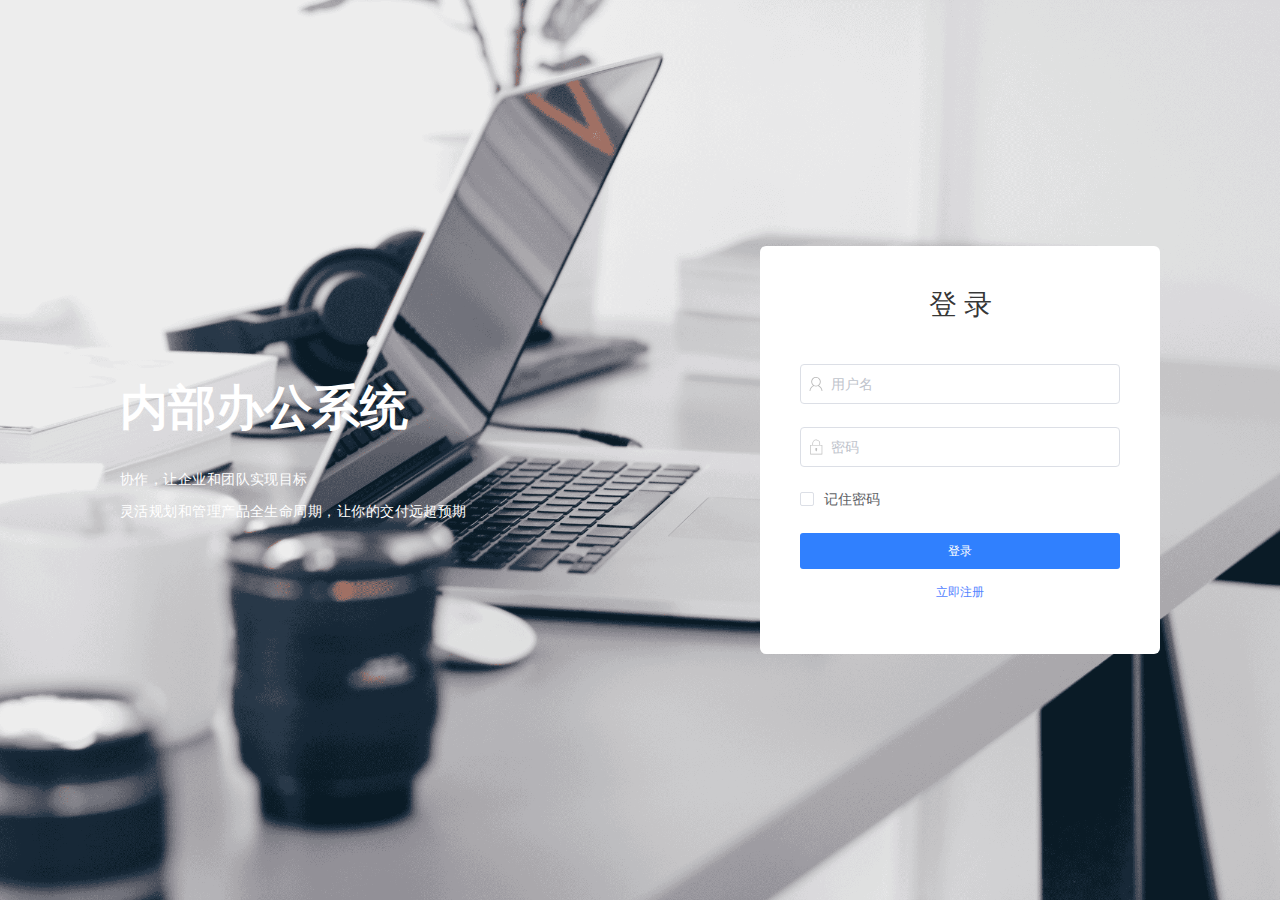
<file: index.html>
<!DOCTYPE html><html lang=en><head><meta charset=utf-8><meta http-equiv=X-UA-Compatible content="IE=edge"><meta name=viewport content="width=device-width,initial-scale=1"><link rel=icon href=./static/favicon.ico><title>内部办公系统</title><link href=static/css/app.c9e3b3e1.css rel=preload as=style><link href=static/css/chunk-vendors.30081ede.css rel=preload as=style><link href=static/js/app.51552d0d.js rel=preload as=script><link href=static/js/chunk-vendors.838c3280.js rel=preload as=script><link href=static/css/chunk-vendors.30081ede.css rel=stylesheet><link href=static/css/app.c9e3b3e1.css rel=stylesheet></head><body><noscript><strong>We're sorry but vue-admin doesn't work properly without JavaScript enabled. Please enable it to continue.</strong></noscript><div id=app></div><script src=static/js/chunk-vendors.838c3280.js></script><script src=static/js/app.51552d0d.js></script></body></html>
</file>
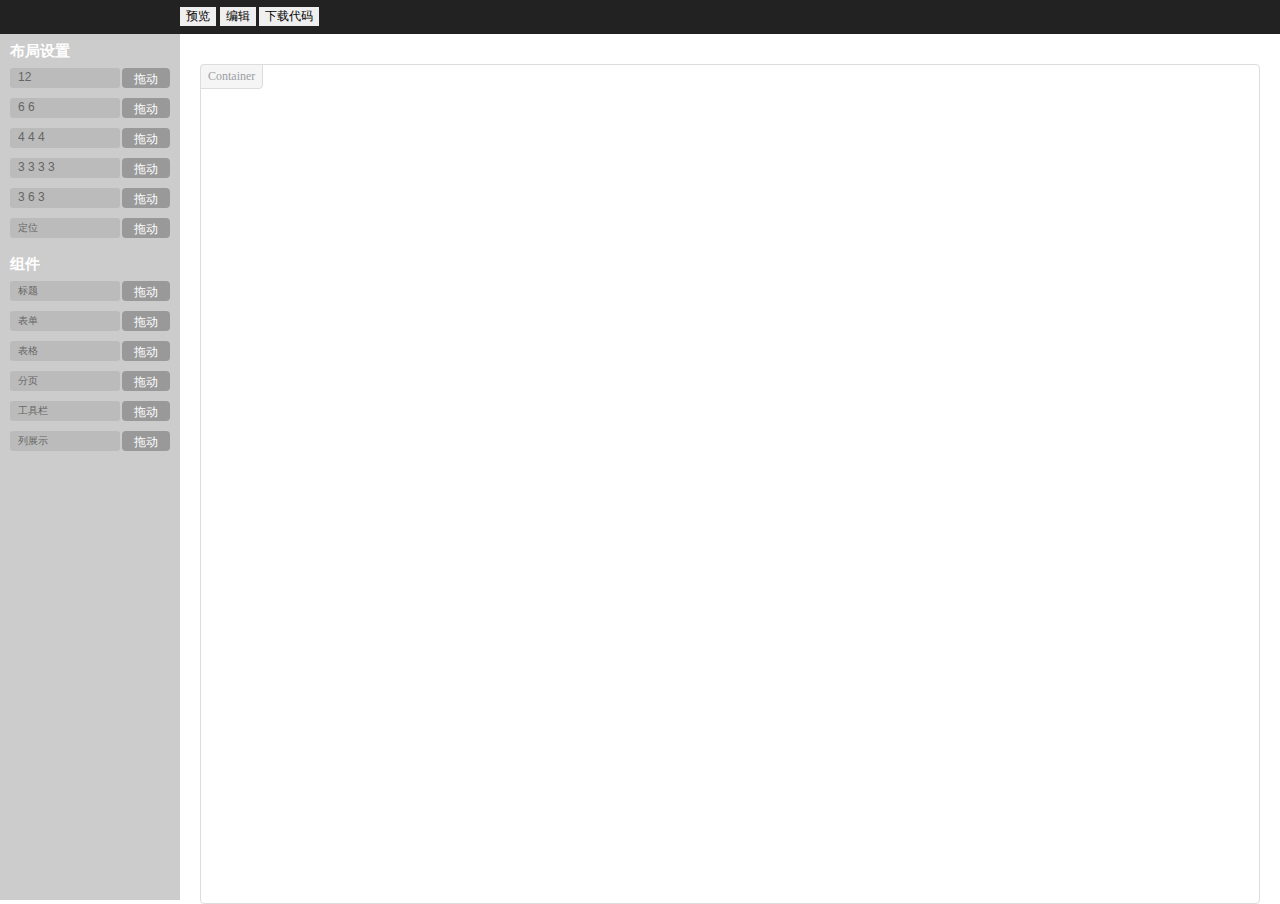
<file: drag-tool/index.html>
<!DOCTYPE html>
<html lang="en">
<head>
    <meta charset="UTF-8">
    <title>可视化开发</title>
    <script src="../asset/js/jquery.js"></script>
    <link href="main.css" rel="stylesheet"/>
    <link href="style.css" rel="stylesheet"/>
    <link href="style/style2.css" rel="stylesheet"/>
</head>
<body>
    <div class="nav">
        <div class="">
        </div>
        <div style="margin-left: 180px;padding-top: 7px;">
            <button id="preview">预览</button>
            <button id="edit">编辑</button>
            <button id="download">下载代码</button>
        </div>
    </div>
    <div class="slide">
        <ul class="menu-list">
            <li>
                <div class="layout-set">布局设置</div>
                <ul class="sub-menu-list">
                    <li>
                        <div class="drag-matter-box">
                            <div class="drag-matter-cont">
                                <input value="12"/>
                            </div>
                            <button class="drag-matter-btn">拖动</button>
                        </div>
                    </li>
                    <li>
                        <div class="drag-matter-box">
                            <div class="drag-matter-cont">
                                <input value="6 6"/>
                            </div>
                            <button class="drag-matter-btn">拖动</button>
                        </div>
                    </li>
                    <li>
                        <div class="drag-matter-box">
                            <div class="drag-matter-cont">
                                <input value="4 4 4"/>
                            </div>
                            <button class="drag-matter-btn">拖动</button>
                        </div>
                    </li>
                    <li>
                        <div class="drag-matter-box">
                            <div class="drag-matter-cont">
                                <input value="3 3 3 3"/>
                            </div>
                            <button class="drag-matter-btn">拖动</button>
                        </div>
                    </li>
                    <li>
                        <div class="drag-matter-box">
                            <div class="drag-matter-cont">
                                <input value="3 6 3"/>
                            </div>
                            <button class="drag-matter-btn">拖动</button>
                        </div>
                    </li>
                    <li>
                        <div class="drag-matter-box">
                            <div class="drag-matter-cont" data-rate="3 3 3 3">
                                定位
                            </div>
                            <button class="drag-matter-btn">拖动</button>
                        </div>
                    </li>
                </ul>
            </li>
            <li>
                <div class="layout-set">组件</div>
                <ul class="sub-menu-list">
                    <li>
                        <div class="drag-matter-box">
                            <div class="drag-matter-cont" data-name="title">
                                标题
                            </div>
                            <button class="drag-matter-btn">拖动</button>
                        </div>
                    </li>
                    <li>
                        <div class="drag-matter-box">
                            <div class="drag-matter-cont" data-name="form">
                                表单
                            </div>
                            <button class="drag-matter-btn">拖动</button>
                        </div>
                    </li>
                    <li>
                        <div class="drag-matter-box">
                            <div class="drag-matter-cont" data-name="table">
                                表格
                            </div>
                            <button class="drag-matter-btn">拖动</button>
                        </div>
                    </li>
                    <li>
                        <div class="drag-matter-box">
                            <div class="drag-matter-cont" data-name="pages">
                                分页
                            </div>
                            <button class="drag-matter-btn">拖动</button>
                        </div>
                    </li>
                    <li>
                        <div class="drag-matter-box">
                            <div class="drag-matter-cont" data-name="toolbox">
                                工具栏
                            </div>
                            <button class="drag-matter-btn">拖动</button>
                        </div>
                    </li>
                    <li>
                        <div class="drag-matter-box">
                            <div class="drag-matter-cont" data-name="row-list">
                                列展示
                            </div>
                            <button class="drag-matter-btn">拖动</button>
                        </div>
                    </li>
                </ul>
            </li>
        </ul>
    </div>
    <div class="container">
        <div class="box main-box">
        </div>
    </div>
    <div style="display: none;position: fixed;top:10px; left:200px;">
        <div id="grid-layout" class="normal-box" style="width: 350px;border-radius: 4px;">
            <div style="height: 40px;position: relative">
                <div class="drag-matter-cont">12</div>
                <button class="drag-matter-btn">拖动</button>
            </div>
            <div class="main-content"></div>
        </div>
        <div id="abs-layout" style="width: 350px;border-radius: 4px;">
            <div style="height: 40px;position: relative">
                <div class="drag-matter-cont">12</div>
                <button class="drag-matter-btn">拖动</button>
            </div>
            <div class="main-content">
                <div class="rel-container">
                    <div class="box abs-box"></div>
                    <div class="box rel-child-box"></div>
                </div>
            </div>
        </div>
    </div>
    <div style="display: none;position: fixed;top:10px; left:200px;">
        <div id="component-title" class="normal-box" style="width: 650px;border-radius: 4px;">
            <div style="height: 40px;position: relative">
                <div class="drag-matter-cont">标题</div>
                <button class="drag-matter-btn">拖动</button>
            </div>
            <div class="main-content">
                <div class="primary-title">
                    <b>在宿学生</b>
                </div>
            </div>
        </div>
        <div id="component-form" class="normal-box" style="width: 650px;border-radius: 4px;">
            <div style="height: 40px;position: relative">
                <div class="drag-matter-cont">表单</div>
                <button class="drag-matter-btn">拖动</button>
            </div>
            <div class="main-content">
                <div class="form-box">
                    <div class="form-item">
                        <div class="form-label">原密码</div>
                        <div class="form-input">
                            <input placeholder="请输入原密码"/>
                        </div>
                    </div>
                    <div class="form-item">
                        <div class="form-label">新密码</div>
                        <div class="form-input">
                            <input placeholder="请输入新密码"/>
                        </div>
                    </div>
                    <div class="form-item">
                        <div class="form-label">确认新密码</div>
                        <div class="form-input">
                            <input placeholder="请再次输入新密码"/>
                        </div>
                    </div>
                    <div class="form-btn-box">
                        <button class="primary-btn">保存</button>
                    </div>
                </div>
            </div>
        </div>
        <div id="component-table" class="normal-box" style="width: 650px;border-radius: 4px;">
            <div style="height: 40px;position: relative">
                <div class="drag-matter-cont">表格</div>
                <button class="drag-matter-btn">拖动</button>
            </div>
            <div class="main-content">
                <table class="sys-table">
                    <thead>
                        <tr>
                            <th>学生名称</th>
                            <th>学号/工号</th>
                            <th>班级</th>
                            <th>身份</th>
                            <th>宿舍名称</th>
                            <th>操作</th>
                        </tr>
                    </thead>
                    <tbody>
                        <tr>
                            <td>御坂美琴</td>
                            <td>201901001</td>
                            <td>一年级（10）班</td>
                            <td>舍长</td>
                            <td>南苑001</td>
                            <td>
                                <div class="sm-btn">编辑</div>
                            </td>
                        </tr>
                    </tbody>
                </table>
            </div>
        </div>
        <div id="component-pages" class="normal-box" style="width: 650px;border-radius: 4px;">
            <div style="height: 40px;position: relative">
                <div class="drag-matter-cont">分页</div>
                <button class="drag-matter-btn">拖动</button>
            </div>
            <div class="main-content">
                <div class="pages">
                    <div class="page-offset">
                        <div>第</div>
                        <div class="page-input-box">
                            <input/>
                        </div>
                        <div>页</div>
                    </div>
                    <div class="page-list">
                        <div class="page-left">&lt;</div>
                        <ul class="page-no-box">
                            <li class="page-no active">1</li>
                            <li class="page-no">2</li>
                        </ul>
                        <div class="page-right">&gt;</div>
                        <div class="page-label">显示1-30条，共60页</div>
                    </div>
                </div>
            </div>
        </div>
        <div id="component-toolbox" class="normal-box" style="width: 800px;border-radius: 4px;">
            <div style="height: 40px;position: relative">
                <div class="drag-matter-cont">工具栏</div>
                <button class="drag-matter-btn">拖动</button>
            </div>
            <div class="main-content">
                <div class="toolbox-box">
                    <div class="query-toolbox">
                        <div class="query-field">
                            <div class="field-label">入学年月</div>
                            <div class="field-input" style="width: 90px;">
                                <input value="2019-04"/>
                            </div>
                        </div>
                        <div class="query-field">
                            <div class="field-label">状态</div>
                            <div class="field-select" style="width: 64px;">全部</div>
                        </div>
                        <div class="query-btn">
                            <button class="primary-btn" style="width: 80px;">查询</button>
                        </div>
                        <div class="query-btn" style="margin-left: 10px">
                            <button class="outer-btn" style="width: 80px;">新增</button>
                        </div>
                        <div class="query-btn" style="margin-left: 10px">
                            <button class="outer-btn" style="width: 80px;">删除</button>
                        </div>
                    </div>
                </div>
            </div>
        </div>
        <div id="component-row-list" class="normal-box" style="width: 720px;border-radius: 4px;">
            <div style="height: 40px;position: relative">
                <div class="drag-matter-cont">工具栏</div>
                <button class="drag-matter-btn">拖动</button>
            </div>
            <div class="main-content">
                <div>
                    <div class="info-line">
                        <div class="info-item">
                            <div class="info-label">姓名</div>
                            <div class="info-cont">谷函</div>
                        </div>
                        <div class="info-item">
                            <div class="info-label">手机号码</div>
                            <div class="info-cont">188****8247
                                <div class="info-btn">修改</div>
                            </div>
                        </div>
                    </div>
                    <div class="info-line">
                        <div class="info-item">
                            <div class="info-label">性别</div>
                            <div class="info-cont">女</div>
                        </div>
                        <div class="info-item">
                            <div class="info-label">身份证号</div>
                            <div class="info-cont">440233********4532</div>
                        </div>
                    </div>
                    <div class="info-line">
                        <div class="info-item">
                            <div class="info-label">所在学校</div>
                            <div class="info-cont">广州市正盟国际幼儿园</div>
                        </div>
                        <div class="info-item">
                            <div class="info-label">工号</div>
                            <div class="info-cont">20191120114</div>
                        </div>
                    </div>
                    <div class="info-line last">
                        <div class="info-item">
                            <div class="info-label">岗位职称</div>
                            <div class="info-cont">教职工/班主任</div>
                        </div>
                        <div class="info-item">
                            <div class="info-label">主教科目</div>
                            <div class="info-cont">语文/国学</div>
                        </div>
                    </div>
                </div>
            </div>
        </div>
    </div>
</body>
<script src="index.js"></script>
</html>
</file>
<file: drag-tool/main.css>
*, *:before, *:after {
    -webkit-box-sizing: border-box;
    -moz-box-sizing: border-box;
    box-sizing: border-box;
}


html, body {
    height: 100%;
    width: 100%;
    padding: 0;
    margin: 0;
    position: relative;
    z-index: 1000;
}

ul, li {
    list-style: none;
    padding: 0;
    margin: 0;
}

button {
    border: none;
    outline: none;
    font-size: 12px;
    cursor: pointer;
}

.nav {
    background-color: #222;
    height: 34px;
    position: fixed;
    left: 0;
    right: 0;
    top: 0;
    z-index: 22;
}

.slide {
    position: fixed;
    width: 180px;
    background: #ccc;
    padding: 10px;
    z-index: 10;
    left: 0;
    top: 34px;
    bottom: 0;
    color: white;
    font-size: 14px;
}

.container {
    margin-left: 200px;
    padding-top: 64px;
    margin-right: 20px;
}

.box.main-box {
    min-height: 840px;
}

.box {
    border: 1px solid #ddd;
    border-radius: 4px;
    padding: 30px 15px 15px;
    position: relative;
    min-height: 100px;
    background: #fff;
}

.row {
    background-color: #F5F5F5;
    margin: 15px 0;
    border: 1px solid #ddd;
    border-radius: 4px;
    padding: 30px 15px 15px;
    position: relative;
    min-height: 100px;
}

.row:before {
    content: "Row";
    background-color: #F5F5F5;
    border: 1px solid #ddd;
    border-radius: 4px 0 4px 0;
    color: #9DA0A4;
    font-size: 12px;
    left: -1px;
    padding: 3px 7px;
    position: absolute;
    top: -1px;
}

.box:after {
    content: "Column";
    background-color: #F5F5F5;
    border: 1px solid #ddd;
    border-radius: 4px 0 4px 0;
    color: #9DA0A4;
    font-size: 12px;
    left: -1px;
    padding: 3px 7px;
    position: absolute;
    top: -1px;
}

.main-box:after {
    content: "Container";
    background-color: #F5F5F5;
    border: 1px solid #ddd;
    border-radius: 4px 0 4px 0;
    color: #9DA0A4;
    font-size: 12px;
    left: -1px;
    padding: 4px 7px;
    position: absolute;
    top: -1px;
}

.box .abs-title {
    background-color: #F5F5F5;
    border: 1px solid #ddd;
    border-radius: 4px 0 4px 0;
    color: #9DA0A4;
    font-size: 12px;
    left: -1px;
    padding: 3px 7px;
    position: absolute;
    top: -1px;
}

.dash-box {
    border: 1px dashed #ddd;
    height: 100px;
    border-radius: 4px;
    margin: 15px 0;
}

/*侧边栏*/
.layout-set {
    color: white;
    font-size: 15px;
    font-weight: bold;
}

ul.sub-menu-list li {
    margin: 10px 0;
}

.drag-matter-box {
    position: relative;
    padding-right: 50px;
}

.drag-matter-cont {
    border-radius: 3px;
    background: #bbb;
    font-size: 10px;
    color: #666;
    line-height: 20px;
    height: 20px;
    padding-left: 8px;
    width: 110px;
}

.drag-matter-cont input {
    width: 95px;
    background: transparent;
    outline: none;
    border: none;
    color: #666;
    font-size: 12px;
}

button.drag-matter-btn {
    position: absolute;
    top: 0;
    right: 0;
    cursor: move;
    background-color: #999;
    width: 48px;
    border-radius: 4px;
    text-align: center;
    line-height: 20px;
    height: 20px;
    color: white;
}

.row > button.drag-matter-btn {
    position: absolute;
    top: 5px;
    right: 80px;
    opacity: 0.5;
}

.row > button {
    transition: opacity 300ms;
}

button.del-matter-btn {
    position: absolute;
    top: 5px;
    right: 16px;
    cursor: pointer;
    background-color: #d9534f;
    width: 48px;
    border-radius: 4px;
    text-align: center;
    line-height: 20px;
    height: 20px;
    color: white;
    opacity: 0.5;
}

.row:hover > button {
    opacity: unset;
}

.clearfix:after {
    content: '';
    display: table;
    clear: both;
}

.rel-container {
    position: relative;
    background: #fff;
    min-height: 100px;
    padding-left: 120px;
}

.abs-box {
    position: absolute;
    left: 0;
    top: 0;
    width: 120px;
    min-height: 100px;
}

.rel-child-box {
    position: relative;
    min-height: 100px;
}

.row.row-component:before {
    content: unset;
}

.row.row-component {
    background-color: transparent;
    border: none;
    margin: 0;
    min-height: unset;
}

.column{
}
</file>
<file: drag-tool/style.css>
@media screen and (min-width: 992px) {
    .col-md-1, .col-md-2, .col-md-3, .col-md-4, .col-md-5, .col-md-6, .col-md-7, .col-md-8, .col-md-9, .col-md-10, .col-md-11, .col-md-12 {
        float: left;
    }
    .col-md-1 {
        width: 8.3333%;
    }
    .col-md-2 {
        width: 16.6666%;
    }
    .col-md-3 {
        width: 25%;
    }
    .col-md-4 {
        width: 33.3333%;
    }
    .col-md-5 {
        width: 41.6666%;
    }
    .col-md-6 {
        width: 50%;
    }
    .col-md-7 {
        width: 58.3333%;
    }
    .col-md-8 {
        width: 66.6666%;
    }
    .col-md-9 {
        width: 75%;
    }
    .col-md-10 {
        width: 83.3333%;
    }
    .col-md-11 {
        width: 91.6666%;
    }
    .col-md-12 {
        width: 100%;
    }
}
</file>
<file: drag-tool/style/style2.css>
/*通用*/
body{
    font-size: 14px;
}
input{
    outline: none;
    border:none;
    padding:0;
}
button.primary-btn {
    height: 36px;
    line-height: 36px;
    background-color: #44a959;
    border-radius: 4px;
    color: #ffffff;
    font-size: 16px;
    width: 100px;
    text-align: center;
    cursor: pointer;
}

button.outer-btn {
    height: 36px;
    line-height: 34px;
    background-color: #fff;
    border: 1px solid #44a959;
    color: #44a959;
    border-radius: 4px;
    font-size: 16px;
    width: 100px;
    text-align: center;
    cursor: pointer;
}

/*tab*/
.right-tab {
    overflow: hidden;
}

.right-tab-item, .right-tab-main-item {
    min-width: 48px;
    box-sizing: border-box;
    height: 35px;
    padding: 0 29px 0 10px;
    text-align: center;
    line-height: 35px;
    font-size: 14px;
    box-shadow: inset 0 -2px 2px 0 rgba(231, 231, 231, 0.24);
    border-radius: 4px 4px 0 0;
    float: left;
    margin-right: 4px;
    color: #666666;
    position: relative;
    background: #ffffff;
}

.right-tab-item .tab-close {
    position: absolute;
    right: 10px;
    top: 13px;
    height: 10px;
    width: 10px;
    background: url("../images/tab_close.png") center/10px no-repeat;
    cursor: pointer;
}

.right-tab-item .tab-close:hover {
    background-image: url("../images/tab_closed.png");
}

.right-tab-main-item {
    padding-right: 10px;
    background: #ffffff;
}

.right-tab-item.active, .right-tab-main-item.active {
    color: #44a959;
    box-shadow: unset;
}

.right-container {
    margin-left: 230px;
}

.right-cont {
    height: 699px;
    background-color: #ffffff;
    box-shadow: 0 1px 4px 0 rgba(0, 0, 0, 0.06);
    border-radius: 0 4px 4px 4px;
}

/*个人中心-菜单*/
.position-box {
    position: relative;
}

.menu-center {
    position: absolute;
    left: 20px;
    top: 20px;
    background-color: #ffffff;
    box-shadow: 0 1px 4px 0 rgba(0, 0, 0, 0.06);
    border-radius: 4px;
    width: 210px;
    height: 734px;
}

.menu-center-drawer {
    position: absolute;
    left: 0;
    top: 20px;
    background-color: #ffffff;
    box-shadow: 0 1px 4px 0 rgba(0, 0, 0, 0.06);
    border-radius: 4px;
    width: 20px;
    height: 734px;
}

.menu-collapse-bar {
    position: absolute;
    background: url("../images/sqdh.png") center/8px 18px no-repeat;
    top: 22px;
    right: 0;
    width: 8px;
    height: 18px;
    cursor: pointer;
}

.menu-collapse-bar.menu-expand-bar {
    right: -8px;
    background-image: url("../images/zkdh.png");
}

.menu-title {
    padding: 21px 0 21px 31px;
    margin-bottom: 17px;
    margin-left: 20px;
    background: url("../images/dh_grzx.png") left center/22px no-repeat;
    color: #44a959;
    font-size: 22px;
    line-height: 100%;
    font-weight: bold;
}

.menu-title.teach-manage {
    background-image: url("../images/dh_jxgl.png");
}

.menu-list li {
    font-size: 14px;
    color: #333333;
    line-height: 100%;
    margin-bottom: 19px;
}

.menu-list li.active a {
    color: #44a959;
}

.menu-list li a {
    cursor: pointer;
}

.menu-item-title {
    font-size: 16px;
    color: #999999;
    background: left center/16px no-repeat;
    line-height: 100%;
    padding-left: 24px;
    padding-bottom: 1px;
    margin-bottom: 18px;
}

.account-set .menu-item-title {
    background-image: url("../images/dh_zhsz.png");
}

.normal-set .menu-item-title {
    background-image: url("../images/dh_zhsz.png");
}

.mobile-school .menu-item-title {
    background-image: url("../images/dh_ydxy.png");
}

.account-set {
    border-bottom: 1px solid #eaeaea;
    margin-bottom: 20px;
}

/*教学管理菜单*/
.expand-list-title {
    margin-bottom: 19px;
    line-height: 100%;
    cursor: pointer;
    margin-right: 20px;
    background: url("../images/dh_xl2.png") right center/6px 9px no-repeat;
}

.expand-list-title.expand {
    background: url("../images/dh_xl.png") right center/10px 7px no-repeat;
}

.expand-list {
    padding-left: 17px;
}

.expand-list div {
    margin-bottom: 20px;
    cursor: pointer;
}

.expand-list div a {
    color: #999999;
}

.expand-list div:hover a, .expand-list div.active a {
    color: #44a959;
}

/*开通账户*/

.top-mobile {
    padding: 61px 0 50px;
    text-align: center;
}

.top-mobile img {
    display: block;
    margin: 0 auto;
}

.top-mobile div {
    color: #666666;
    margin-top: 14px;
    font-size: 14px;
}

.sub-card-panel {
    padding: 0 10px;
}

.sub-card-box {
    padding: 0 10px;
    float: left;
    width: 50%;
    box-sizing: border-box;
}

.sub-card-title {
    height: 40px;
    line-height: 39px;
    box-sizing: border-box;
    border: solid 1px #eaeaea;
    color: #333333;
    font-weight: bold;
    font-size: 18px;
    padding-left: 24px;
    background: #ffffff url("../images/c_line.png") no-repeat 10px center;
    border-radius: 4px 4px 0 0;
}

.sub-card-content {
    padding: 21px 20px;
    border: solid 1px #eaeaea;
    border-top: none;
    border-radius: 0 0 4px 4px;
}

.sub-card-label {
    color: #999999;
    font-size: 14px;
}

.img-box {
    margin-top: 29px;
    text-align: center;
}

.img-box img {
    width: 120px;
    height: 120px;
    display: block;
    margin: 0 auto;

}

.img-box div {
    color: #999999;
    height: 14px;
    font-size: 12px;
    margin-top: 14px;
}

.btn-box {
    margin: 20px auto 0;
    text-align: center;
}

/*头像管理*/
.primary-title {
    background: url("../images/c_line.png") no-repeat left center;
    padding-left: 10px;
    height: 40px;
    line-height: 39px;
    border-bottom: 1px solid #eaeaea;
}

.primary-title b {
    font-size: 18px;
    color: #333333;
}

.primary-title span {
    font-size: 14px;
    color: #999999;
}

.primary-content {
    padding: 20px;
    overflow: auto;
}

.primary-box .primary-content {
    padding: 21px 10px;
}

.primary-content .img-box {
    float: left;
    padding: 50px 10px 0;
    margin-top: 0;
}

.primary-content .img-box div {
    height: auto;
    font-size: 14px;
    margin-top: 16px;
    color: #666666;
}

.primary-content .big-img-box {
    padding-top: 0;
}

.primary-content .img-box img {
    width: 150px;
    height: 150px;
    cursor: pointer;
}

.primary-content .big-img-box img {
    width: 200px;
    height: 200px;
    padding-top: 0;
}

/*绑定微信*/
.primary-label {
    color: #999999;
    font-size: 14px;
    margin-bottom: 34px;
}

.code-box {
    margin-left: 105px;
}

.code-box img {
    display: block;
    width: 225px;
    height: 225px;
    margin-bottom: 57px;
}

.btn-group {
    width: 225px;
    overflow: hidden;
}

.left-btn-box {
    float: left;
}

.right-btn-box {
    float: right;
}

/*修改密码*/
.form-box{
    padding-top:20px;
}
.form-item {
    min-height: 51px;
    overflow: hidden;
}

.form-label {
    float: left;
    height: 34px;
    line-height: 34px;
    width: 85px;
}

.form-input {
    float: left;
    width: 450px;
    height: 36px;
    line-height: 34px;
    background-color: #ffffff;
    border-radius: 4px;
    border: solid 1px #dddddd;
    box-sizing: border-box;
    padding: 0 8px;
}

.form-input input {
    outline: none;
    width: 100%;
}

.form-btn-box {
    margin-left: 85px;
    padding-top: 12px;
}

/*资料*/
.info-avatar {
    float: left;
}

.primary-content {
    overflow: hidden;
}

.info-avatar-content {
    width: 80px;
    height: 80px;
    background-color: #f7f7f7;
    float: left;
    margin: 15px 50px 0 0;
}

.info-avatar-content img {
    display: block;
    width: 80px;
    height: 80px;
    margin-bottom: 15px;
}

.info-avatar-content-btn {
    width: 66px;
    height: 24px;
    line-height: 24px;
    background-color: #44a959;
    border-radius: 4px;
    font-size: 14px;
    text-align: center;
    color: #ffffff;
    margin: 0 auto;
}

.info-box {
    float: left;
}

.info-line {
    overflow: hidden;
    font-size: 14px;
    margin-bottom: 18px;
}

.info-line.last {
    margin-bottom: 10px;
}

.info-item {
    float: left;
}

.info-label {
    float: left;
    width: 97px;
    color: #333333;
    font-weight: bold;
    height: 24px;
    line-height: 24px;
}

.info-cont {
    float: left;
    height: 24px;
    line-height: 24px;
    width: 259px;
    color: #666666;
}

.info-btn {
    width: 40px;
    height: 24px;
    line-height: 22px;
    background-color: #ffffff;
    border-radius: 4px;
    border: solid 1px #44a959;
    color: #44a959;
    font-size: 14px;
    text-align: center;
    cursor: pointer;
    display: inline-block;
    margin-left: 8px;
}

/*学籍卡信息*/
.roll-box {
    position: relative;
}

.card-menu-list {
    position: absolute;
    width: 178px;
    border-right: 1px solid #eaeaea;
    height: 100%;
}

.card-menu-list {
    padding: 20px 0 0 24px;
}

.card-menu-title {
    color: #333333;
    font-size: 16px;
    margin-bottom: 20px;
    line-height: 100%;
    width: 140px;
    background: url("../images/dh_xl.png") right center/12px 8px no-repeat;
}

.menu-item ul li {
    color: #666666;
    margin-bottom: 22px;
    line-height: 100%;
}

.menu-item ul li.active {
    color: #44a959;
}

.menu-item.active .card-menu-title {
    color: #44a959;
    background-image: url("../images/dh_xlg.png");
}

.card-menu-title.collapse {
    background-image: url("../images/dh_xl2.png");
    background-size: 8px 12px;
}

.right-card-content {
    margin-left: 179px;
}

.query-field {
    overflow: hidden;
    float: left;
    margin-right: 19px;
}

.field-label {
    height: 36px;
    line-height: 36px;
    float: left;
    margin-right: 5px;
}

.field-input {
    padding: 0 9px;
    box-sizing: border-box;
    height: 36px;
    line-height: 34px;
    background-color: #ffffff;
    border-radius: 4px;
    border: solid 1px #dddddd;
    float: left;
}

.field-select {
    padding: 0 19px 0 9px;
    box-sizing: border-box;
    height: 36px;
    line-height: 34px;
    border-radius: 4px;
    border: solid 1px #dddddd;
    float: left;
    position: relative;
}

.field-select:after {
    position: absolute;
    content: "";
    top: 0;
    right: 9px;
    width: 10px;
    height: 100%;
    background: #ffffff url("../images/srk_xl.png") no-repeat center/10px 7px;
}

.field-input input {
    width: 100%;
    outline: none;
}

.query-toolbox {
    float: right;
    margin: 14px 0 15px;
}

.query-btn {
    float: left;
}

.toolbox-box {
    overflow: hidden;
    border-bottom: 1px solid #eaeaea;
}

.query-result-box {
    padding: 20px 10px;
}

.query-result-box li {
    padding: 10px;
    float: left;
}

.user-box {
    width: 270px;
    height: 100px;
    box-sizing: border-box;
    border: 1px solid #eaeaea;
    border-radius: 4px;
}

.avatar {
    float: left;
    padding: 19px;
}

.avatar image {
    display: block;
    width: 60px;
    height: 60px;
}

.user-info {
    float: left;
    padding-top: 19px;
}

.user-name {
    color: #333;
    font-weight: bold;
    font-size: 16px;
    margin-top: 7px;
}

.user-num {
    color: #999;
    font-size: 14px;
    margin-top: 5px;
}

/*升学年提示*/
.tip-modal {
    position: absolute;
    top: 0;
    left: 0;
    right: 0;
    width: 693px;
    margin: 70px auto 0;
    background-color: #ffffff;
    box-shadow: 0 4px 10px 0 rgba(0, 0, 0, 0.13);
    border-radius: 4px;
    border: solid 1px #eeeeee;
}

.modal-header {
    background-color: #f5f5f5;
    border-radius: 4px 4px 0 0;
    height: 41px;
    padding-left: 20px;
    border-bottom: 1px solid #eaeaea;
}

.modal-title {
    float: left;
    height: 41px;
    line-height: 41px;
    color: #666666;
    font-size: 16px;
}

.modal-close {
    margin-right: 10px;
    height: 41px;
    width: 30px;
    float: right;
    background: url("../images/tab_close.png") center/10px no-repeat;
    cursor: pointer;
}

.modal-cont {
    padding: 20px;
}

.grade-label-new {
    color: #333333;
    font-size: 20px;
    font-weight: bold;
}

.grade-label-old {
    color: #333333;
    font-size: 16px;
    font-weight: bold;
}

.grade-operate > div {
    display: table;
    margin: 0 auto;
}

.grade-operate > div.grade-img-box {
    position: relative;
    margin-top: 14px;
    margin-bottom: 14px;
}

.grade-abs-text {
    position: absolute;
    right: 12px;
    top: 40%;
    color: #44a959;
}

.grade-operate {
    margin-bottom: 45px;
}

.msg-title {
    color: #44a959;
    font-weight: bold;
    font-size: 14px;
    margin-bottom: 5px;
}

.msg-cont div {
    color: #666666;
    font-size: 12px;
    line-height: 20px;
}

.modal-msg {
    margin-bottom: 50px;
}

.modal-btn {
    display: table;
    margin: 0 auto;
}

/*宿舍学生管理*/
.table-box {
    padding: 20px;
    box-sizing: border-box;
}

.sys-table {
    width: 100%;
    border-spacing: 0;
    border-collapse: collapse;
    border: 1px solid #ddd;
    border-radius: 4px;
    box-shadow: 0 1px 4px 0 rgba(0, 0, 0, 0.06);
    background-color: #ffffff;
}

.sys-table th, td {
    text-align: left;
    border-right: 1px solid #dddddd;
    padding-left: 10px;
}

.sys-table th:last-child, .sys-table td:last-child {
    text-align: center;
}

.sys-table td {
    color: #666666;
}

.sys-table thead tr {
    text-align: left;
    background-color: #f7f7f7;
    height: 40px;
    border-bottom: 1px solid #dddddd;
}

.sys-table tbody tr {
    background-color: #fff;
    height: 40px;
}

.sys-table tbody tr:nth-child(2n) {
    background-color: #f7f7f7;
    height: 40px;
}

.sm-btn {
    display: inline-block;
    font-size: 14px;
    color: #44a959;
    width: 50px;
    height: 25px;
    box-sizing: border-box;
    line-height: 23px;
    border: solid 1px #44a959;
    border-radius: 4px;
}

.pages {
    overflow: hidden;
    margin-top: 21px;
}

.page-offset {
    float: left;
}

.page-offset > div {
    float: left;
    height: 24px;
    line-height: 24px;
    color: #666;
}

.page-offset > div.page-input-box {
    width: 50px;
    line-height: 21px;
    background-color: #ffffff;
    border-radius: 4px;
    border: solid 1px #dddddd;
    box-sizing: border-box;
    margin: 0 6px;
    padding: 0 3px;
}

.page-input-box input {
    width: 100%;
    outline: none;
    font-size: 12px;
}

.page-list {
    float: right;
}

.page-left, .page-right {
    width: 24px;
    height: 24px;
    line-height: 22px;
    text-align: center;
    padding: 0 5px;
    background-color: #ffffff;
    border-radius: 2px;
    border: solid 1px #dddddd;
    box-sizing: border-box;
    float: left;
    color: #cccccc;
    margin-right: 10px;
}

.page-no {
    min-width: 24px;
    height: 24px;
    line-height: 22px;
    text-align: center;
    padding: 0 5px;
    background-color: #ffffff;
    border-radius: 2px;
    border: solid 1px #dddddd;
    box-sizing: border-box;
    float: left;
    color: #cccccc;
    margin-right: 10px;
}

.page-no.active {
    color: #44a959;
    border: solid 1px #44a959;
}

.page-label {
    float: left;
    color: #cccccc;
    height: 24px;
    line-height: 24px;
}

.page-no-box {
    float: left;
    overflow: hidden;
}

.house-card {
    width: 222px;
    height: 250px;
    box-sizing: border-box;
    border: 1px solid #eaeaea;
    border-radius: 4px;
    padding: 20px 18px;
}

.house-name {
    text-align: center;
    font-size: 16px;
    font-weight: bold;
    margin-bottom: 40px;
}

.target-num, .inner-num, .outer-num {
    margin-bottom: 24px;
    font-size: 14px;
}

.target-num span, .inner-num span, .outer-num span {
    width: 140px;
    display: inline-block;
    text-align: center;
    font-weight: bold;
}

.target-num b, .inner-num b, .outer-num b {
    text-align: right;
    float: right;
    font-weight: normal;
}

.target-num span {
    color: #555;
}

.inner-num span {
    color: #44a959;
}

.outer-num span {
    color: #ff4400;
}

.house-detail {
    color: #44a959;
    padding-right: 10px;
    line-height: 100%;
    background: url("../images/sskkq_xq.png") right center/6px 10px no-repeat;
    text-align: right;
}

.base-card-title {
    padding: 30px 20px 40px;
    text-align: center;
    position: relative;
}

.base-card-title b {
    font-size: 18px;
}

.abs-export {
    position: absolute;
    right: 20px;
    top: 27px;
    width: 40px;
    height: 24px;
    box-sizing: border-box;
    line-height: 22px;
    background-color: #ffffff;
    border-radius: 4px;
    border: solid 1px #44a959;
    color: #44a959;
    font-size: 14px;
    cursor: pointer;
}

.base-card-info-content {
    padding: 20px 20px 31px;
    margin-bottom: 8px;
    overflow: hidden;
}

.info-avatar {
    float: left;
}

.info-avatar img {
    display: block;
}

.info-fields {
    float: left;
    margin-left: 50px;
}

/*弹窗表单*/
.modal-form {
    overflow: hidden;
    margin-bottom: 30px;
}

.modal-form .field-label {
    width: 70px;
    text-align: right;
    margin-right: 22px;
}

.modal-form .field-select {
    width: 210px;
}

.modal-form .field-input {
    width: 210px;
}

.modal-form .query-field {
    margin-bottom: 20px;
}

.modal-form .query-field:nth-child(2n-1) {
    margin-right: 20px;
}

/*学校基本信息*/
.school-content {
    position: relative;
    padding: 20px;
}

.school-view {
    position: absolute;
    left: 20px;
    top: 20px;
    width: 111px;
}

.school-img img {
    display: block;
    width: 111px;
    height: 148px;
    background-color: #f7f7f7;
    border-radius: 4px;
}

.img-upload-btn {
    width: 94px;
    height: 24px;
    margin: 15px auto;
    line-height: 24px;
    background-color: #44a959;
    border-radius: 4px;
    color: #ffffff;
    font-size: 14px;
    text-align: center;
}

.school-form-box {
    margin-left: 160px;
}

.school-label {
    width: 70px;
    text-align: right;
    height: 36px;
    line-height: 36px;
    margin-right: 11px;
    color: #666666;
    font-size: 14px;
    float: left;
}

.school-label.red:before {
    content: "*";
    color: red;
}

.school-input, .school-sel {
    padding: 0 9px;
    height: 36px;
    width: 200px;
    line-height: 34px;
    background-color: #ffffff;
    border-radius: 4px;
    border: solid 1px #dddddd;
    box-sizing: border-box;
    float: left;
    position: relative;
}

.school-sel:after {
    position: absolute;
    content: "";
    top: 0;
    right: 9px;
    width: 10px;
    height: 100%;
    background: #ffffff url("../images/srk_xl.png") no-repeat center/10px 7px;
}

.school-input input {
    width: 100%;
    outline: none;
}

.school-val {
    overflow: hidden;
    padding-top: 6px;
}

.school-scan {
    width: 40px;
    height: 24px;
    background-color: #ffffff;
    border-radius: 4px;
    border: solid 1px #44a959;
    box-sizing: border-box;
    line-height: 22px;
    float: left;
    color: #44a959;
    margin-right: 9px;
    text-align: center;
}

.school-file {
    height: 24px;
    line-height: 24px;
    color: #666666;
    font-size: 14px;
    float: left;
}

.school-btn-box {
    display: table;
    margin: 0 auto;
}

.school-row {
    overflow: hidden;
    float: left;
    margin-right: 30px;
}

.school-field, .school-line {
    overflow: hidden;
    margin-bottom: 20px;
}

.school-form {
    overflow: hidden;
}

.school-text-box {
    position: relative;
}

.school-text-box .school-label {
    position: absolute;
    left: 0;
    top: 0;
}

.school-text {
    margin-left: 81px;
    height: 150px;
}

.school-text textarea {
    padding: 5px 8px;
    resize: none;
    font-size: 14px;
    line-height: 26px;
    width: 100%;
    height: 100%;
    border: solid 1px #dddddd;
    background-color: #ffffff;
    border-radius: 4px;
    box-sizing: border-box;
    outline: none;
}

.school-radio {
    height: 36px;
    line-height: 36px;
    overflow: hidden;
}

.school-radio label {
    line-height: 19px;
    display: block;
    float: left;
    margin-top: 9px;
    margin-right: 29px;
    overflow: hidden;
    cursor: pointer;
    color: #666666;
}

/*radio样式优化*/
input[type="radio"] {
    display: none;
}

input[type="radio"] + i {
    display: inline-block;
    box-sizing: border-box;
    border-radius: 50%;
    width: 16px;
    height: 16px;
    background-color: #f5f7f8;
    border: solid 1px #dddddd;
    vertical-align: middle;
    margin-top: -3px;
}

input[type="radio"]:checked + i {
    width: 16px;
    height: 16px;
    background-color: #ffffff;
    border: solid 1px #44a959;
    position: relative;
}

input[type="radio"]:checked + i:after {
    content: "";
    width: 8px;
    height: 8px;
    position: absolute;
    left: 3px;
    top: 3px;
    background-color: #44a959;
    border-radius: 4px;
}

/*新增班级*/
.modal-add-box {
    padding-left: 20px;
}

.modal-add-title {
    color: #333333;
    font-size: 16px;
    margin-bottom: 20px;
    font-weight: bold;
}

.modal-add-cont {
    overflow: hidden;
    padding-bottom:20px;
}

.modal-add-cont li {
    overflow: hidden;
    float: left;
    margin-bottom: 20px;
    margin-right: 43px;
}
.modal-add-cont li:nth-child(3n){
    margin-right: 10px;
}

.form-dot {
    float: left;
    padding:10px 0;
    height: 14px;
    width: 14px;
    box-sizing: content-box;
    margin-right: 5px;
    background: url("../images/fxk_bg.png") center/14px no-repeat;
}
.form-dot-text{
    height: 34px;
    line-height: 34px;
    width:56px;
    float: left;
}

.form-calc {
    overflow: hidden;
    float: left;
    background-color: #ffffff;
    border-radius: 4px;
    border: solid 1px #dddddd;
}

.calc-add {
    width: 30px;
    height: 34px;
    background: url("../images/num_add.png") center/30px 34px no-repeat;
    float: left;
}

.calc-reduce {
    width: 30px;
    height: 34px;
    background: url("../images/num_j.png") center/30px 34px no-repeat;
    float: left;
}

.calc-input{
    width: 40px;
    height: 34px;
    float: left;
    padding:0 5px;
    line-height: 34px;
    text-align: center;
    color: #333333;
    font-size: 14px;
}
</file>
